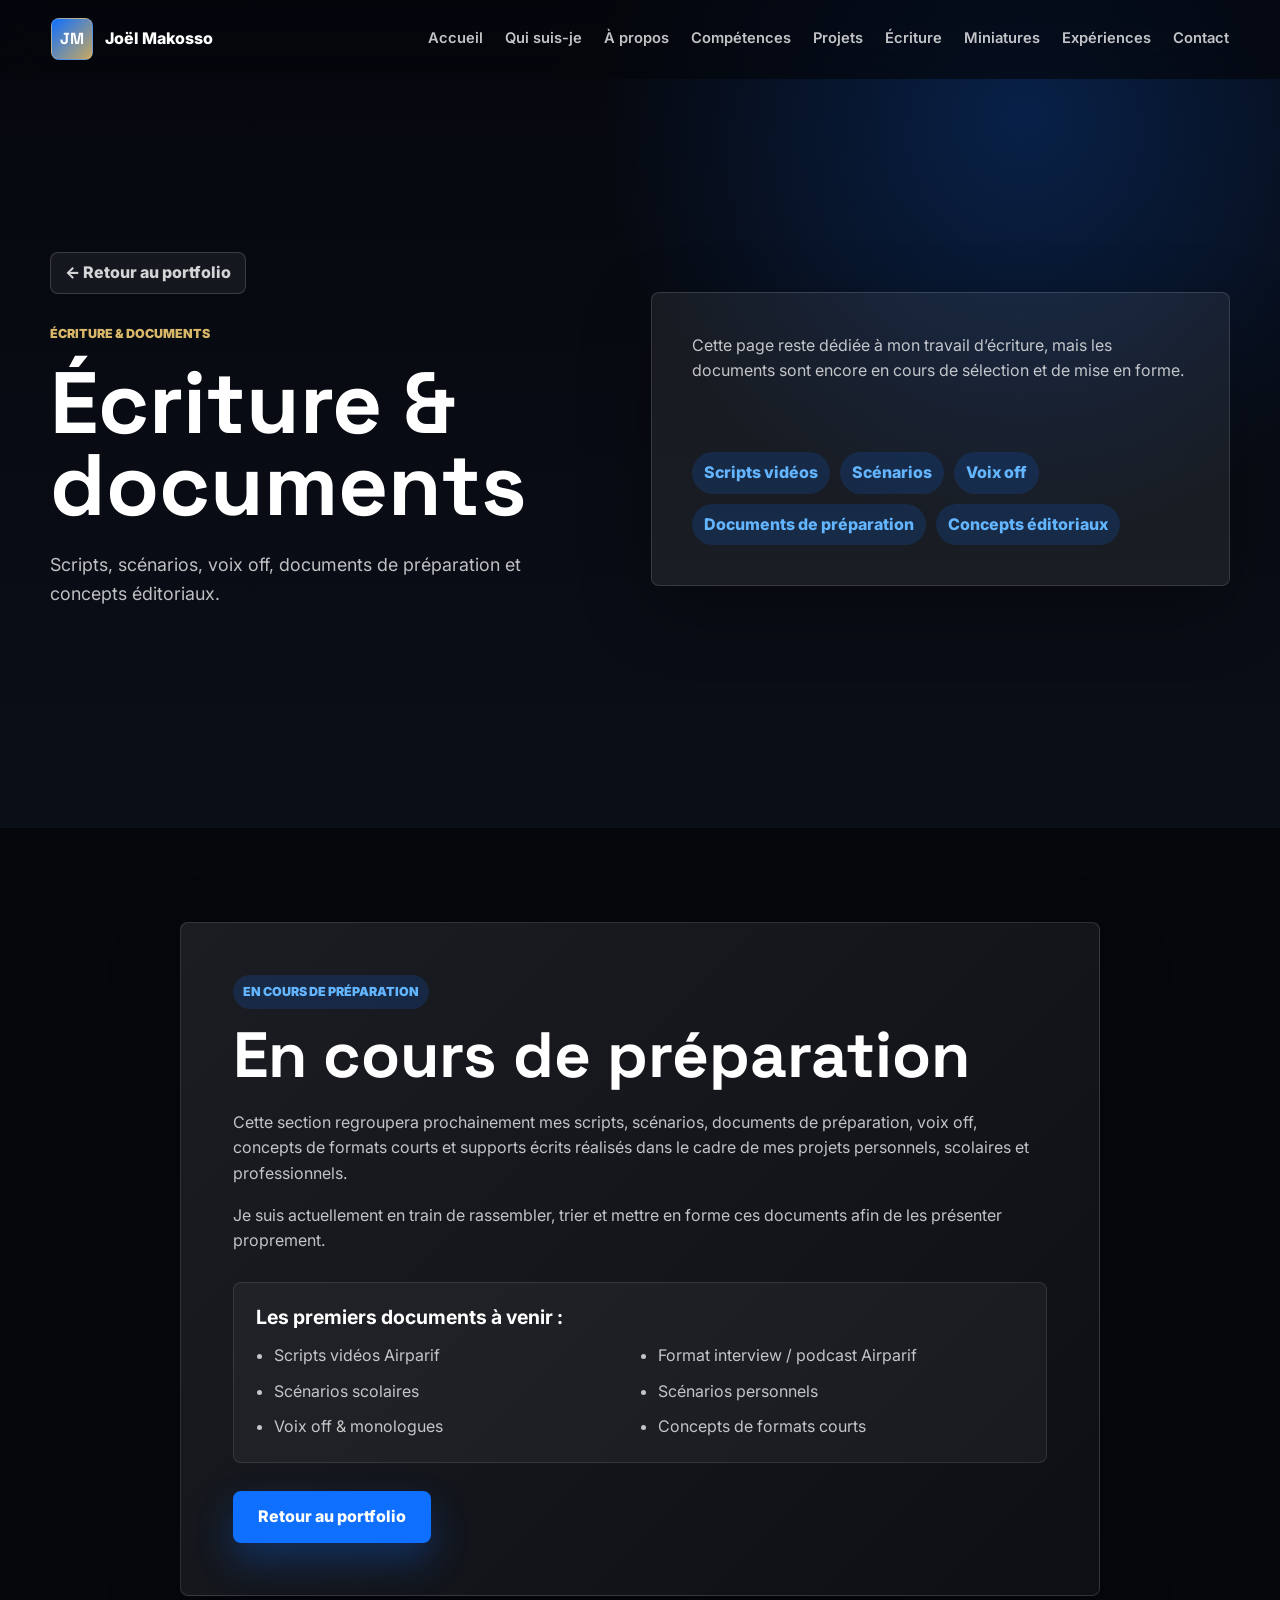
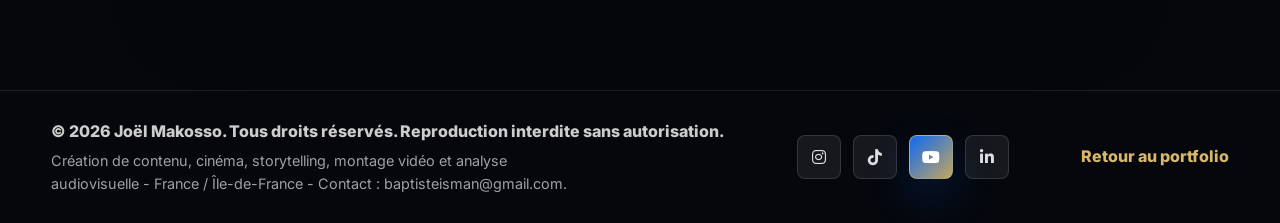
<file: writing.html>
<!DOCTYPE html>
<html lang="fr">
  <head>
    <meta charset="UTF-8" />
    <meta name="viewport" content="width=device-width, initial-scale=1.0" />
        <meta
      name="description"
      content="Scripts vidéo, scénarios, voix off, documents de préparation et concepts éditoriaux de Joël Makosso pour contenus audiovisuels, social media et storytelling."
    />
    <title>Écriture, scripts &amp; documents audiovisuels | Joël Makosso</title>
    <link rel="canonical" href="https://joel-portfolio-kou5.vercel.app/writing.html" />
    <meta name="robots" content="index, follow, max-image-preview:large, max-video-preview:-1, max-snippet:-1" />
    <meta name="theme-color" content="#05070d" />
    <meta property="og:locale" content="fr_FR" />
    <meta property="og:type" content="article" />
    <meta property="og:title" content="Écriture, scripts &amp; documents audiovisuels | Joël Makosso" />
    <meta property="og:description" content="Scripts vidéo, scénarios, voix off, documents de préparation et concepts éditoriaux de Joël Makosso pour contenus audiovisuels, social media et storytelling." />
    <meta property="og:url" content="https://joel-portfolio-kou5.vercel.app/writing.html" />
    <meta property="og:site_name" content="Portfolio Joël Makosso" />
    <meta property="og:image" content="https://joel-portfolio-kou5.vercel.app/assets/images/hero-studio.png" />
    <meta property="og:image:alt" content="Portfolio audiovisuel de Joël Makosso" />
    <meta name="twitter:card" content="summary_large_image" />
    <meta name="twitter:title" content="Écriture, scripts &amp; documents audiovisuels | Joël Makosso" />
    <meta name="twitter:description" content="Scripts vidéo, scénarios, voix off, documents de préparation et concepts éditoriaux de Joël Makosso pour contenus audiovisuels, social media et storytelling." />
    <meta name="twitter:image" content="https://joel-portfolio-kou5.vercel.app/assets/images/hero-studio.png" />
    <link rel="apple-touch-icon" href="assets/images/favicon.png" />
<link rel="preconnect" href="https://fonts.googleapis.com" />
    <link rel="preconnect" href="https://fonts.gstatic.com" crossorigin />
    <link
      href="https://fonts.googleapis.com/css2?family=Inter:wght@400;500;600;700;800;900&family=Space+Grotesk:wght@600;700&display=swap"
      rel="stylesheet"
    />
    <link
      rel="stylesheet"
      href="https://cdnjs.cloudflare.com/ajax/libs/font-awesome/6.5.1/css/all.min.css"
    />
    <link rel="icon" type="image/png" href="assets/images/favicon.png" />
    <link rel="stylesheet" href="style.css" />
    <script type="application/ld+json">
{
  "@context": "https://schema.org",
  "@graph": [
    {
      "@type": "Person",
      "@id": "https://joel-portfolio-kou5.vercel.app/#person",
      "name": "Joël Makosso",
      "url": "https://joel-portfolio-kou5.vercel.app",
      "image": "https://joel-portfolio-kou5.vercel.app/assets/images/favicon.png",
      "jobTitle": "Monteur vidéo, créateur de contenu et storyteller audiovisuel",
      "description": "Créateur de contenu audiovisuel spécialisé en montage vidéo, formats courts, storytelling, motion design et contenus social media.",
      "address": {
        "@type": "PostalAddress",
        "addressCountry": "FR",
        "addressRegion": "Île-de-France"
      },
      "email": "mailto:baptisteisman@gmail.com",
      "sameAs": [
        "https://www.instagram.com/joel.actingss",
        "https://www.tiktok.com/@joelactings",
        "https://youtube.com/@joel_actings?si=pTr36Lul8sRxcOHI",
        "https://www.linkedin.com/in/jo%C3%ABl-gis-makosso-3a0509335"
      ]
    },
    {
      "@type": "CreativeWork",
      "@id": "https://joel-portfolio-kou5.vercel.app/writing.html#creativework",
      "name": "Écriture, scripts & documents audiovisuels | Joël Makosso",
      "url": "https://joel-portfolio-kou5.vercel.app/writing.html",
      "inLanguage": "fr-FR",
      "creator": {
        "@id": "https://joel-portfolio-kou5.vercel.app/#person"
      },
      "publisher": {
        "@id": "https://joel-portfolio-kou5.vercel.app/#person"
      },
      "description": "Scripts vidéo, scénarios, voix off, documents de préparation et concepts éditoriaux de Joël Makosso pour contenus audiovisuels, social media et storytelling.",
      "image": "https://joel-portfolio-kou5.vercel.app/assets/images/hero-studio.png"
    }
  ]
}
    </script>
  </head>
  <body>
    <header class="site-header" data-header>
      <a class="brand" href="index.html#accueil" aria-label="Retour à l'accueil">
        <span class="brand-mark">JM</span>
        <span>Joël Makosso</span>
      </a>
      <button class="nav-toggle" type="button" aria-label="Ouvrir le menu" aria-expanded="false" data-nav-toggle>
        <span></span>
        <span></span>
      </button>
      <nav class="site-nav" data-nav>
        <a href="index.html#accueil">Accueil</a>
        <a href="index.html#qui-suis-je">Qui suis-je</a>
        <a href="index.html#a-propos">À propos</a>
        <a href="index.html#competences">Compétences</a>
        <a href="index.html#projets">Projets</a>
        <a href="writing.html">Écriture</a>
        <a href="thumbnails.html">Miniatures</a>
        <a href="index.html#experiences">Expériences</a>
        <a href="index.html#contact">Contact</a>
      </nav>
    </header>

    <main class="case-page writing-page">
      <section class="case-hero section">
        <div class="container case-hero-grid">
          <div class="reveal">
            <a class="back-link" href="index.html#ecriture">← Retour au portfolio</a>
            <p class="eyebrow">Écriture & documents</p>
            <h1>Écriture & documents</h1>
            <p class="hero-text">
              Scripts, scénarios, voix off, documents de préparation et concepts éditoriaux.
            </p>
          </div>
          <div class="writing-hero-panel reveal">
            <p>
              Cette page reste dédiée à mon travail d’écriture, mais les documents sont encore en cours de sélection et
              de mise en forme.
            </p>
            <div class="case-badges">
              <span>Scripts vidéos</span>
              <span>Scénarios</span>
              <span>Voix off</span>
              <span>Documents de préparation</span>
              <span>Concepts éditoriaux</span>
            </div>
          </div>
        </div>
      </section>

      <section class="case-section docs-section writing-preparation-section">
        <div class="container">
          <div class="preparation-card reveal">
            <span class="project-tag">En cours de préparation</span>
            <h2>En cours de préparation</h2>
            <p>
              Cette section regroupera prochainement mes scripts, scénarios, documents de préparation, voix off,
              concepts de formats courts et supports écrits réalisés dans le cadre de mes projets personnels, scolaires
              et professionnels.
            </p>
            <p>
              Je suis actuellement en train de rassembler, trier et mettre en forme ces documents afin de les présenter
              proprement.
            </p>
            <div class="preparation-list">
              <h3>Les premiers documents à venir :</h3>
              <ul>
                <li>Scripts vidéos Airparif</li>
                <li>Format interview / podcast Airparif</li>
                <li>Scénarios scolaires</li>
                <li>Scénarios personnels</li>
                <li>Voix off & monologues</li>
                <li>Concepts de formats courts</li>
              </ul>
            </div>
            <a class="btn btn-primary" href="index.html#accueil">Retour au portfolio</a>
          </div>
        </div>
      </section>
    </main>

    <footer class="site-footer">
      <div>
        <p>© 2026 Joël Makosso. Tous droits réservés. Reproduction interdite sans autorisation.</p>
        <span>Création de contenu, cinéma, storytelling, montage vidéo et analyse audiovisuelle - France / Île-de-France - Contact : baptisteisman@gmail.com.</span>
      </div>
      <div class="footer-socials">
        <a href="https://www.instagram.com/joel.actingss" target="_blank" rel="noopener noreferrer" aria-label="Instagram">
          <i class="fa-brands fa-instagram"></i>
        </a>
        <a href="https://www.tiktok.com/@joelactings" target="_blank" rel="noopener noreferrer" aria-label="TikTok">
          <i class="fa-brands fa-tiktok"></i>
        </a>
        <a class="is-featured" href="https://youtube.com/@joel_actings?si=pTr36Lul8sRxcOHI" target="_blank" rel="noopener noreferrer" aria-label="YouTube">
          <i class="fa-brands fa-youtube"></i>
        </a>
        <a href="https://www.linkedin.com/in/jo%C3%ABl-gis-makosso-3a0509335" target="_blank" rel="noopener noreferrer" aria-label="LinkedIn">
          <i class="fa-brands fa-linkedin-in"></i>
        </a>
      </div>
      <a class="footer-top" href="index.html#accueil">Retour au portfolio</a>
    </footer>

    <script src="script.js"></script>
      <!-- Contenus protégés — © Joël Makosso. Reproduction interdite. -->
  </body>
</html>
</file>
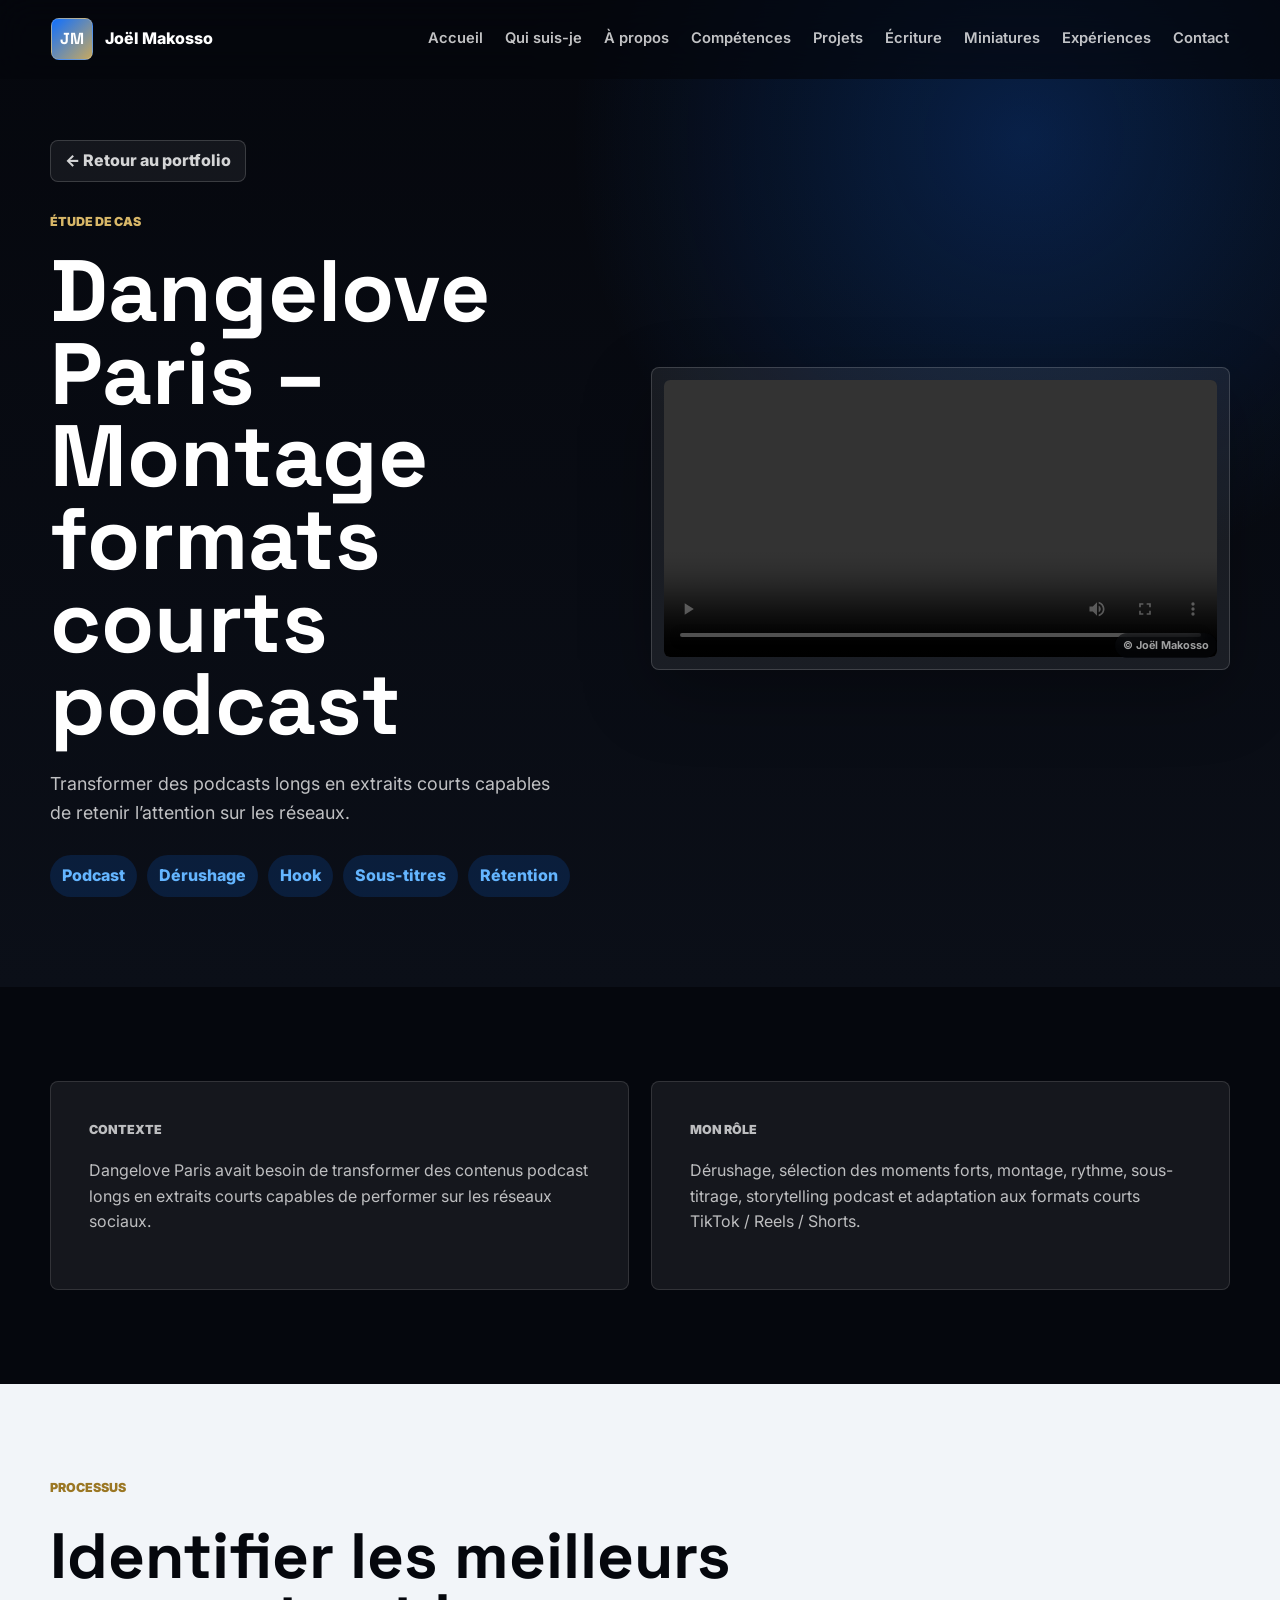
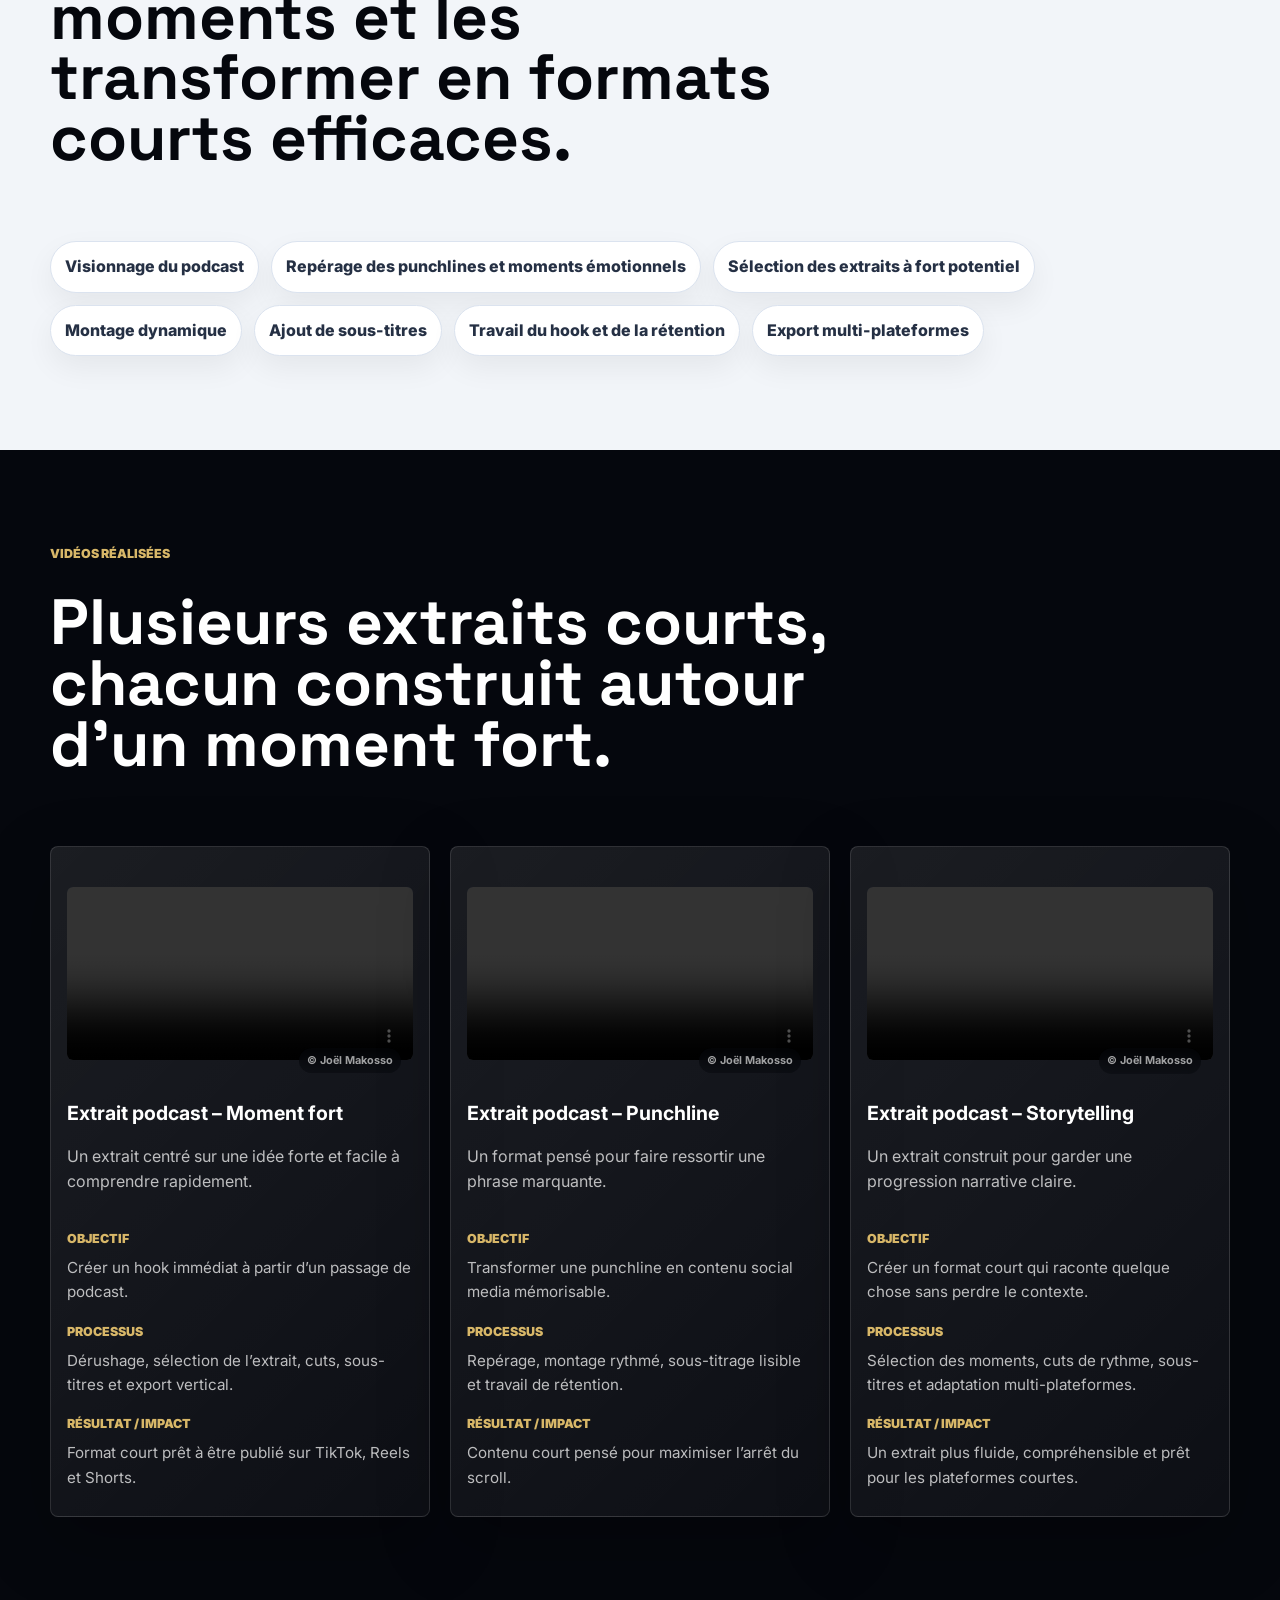
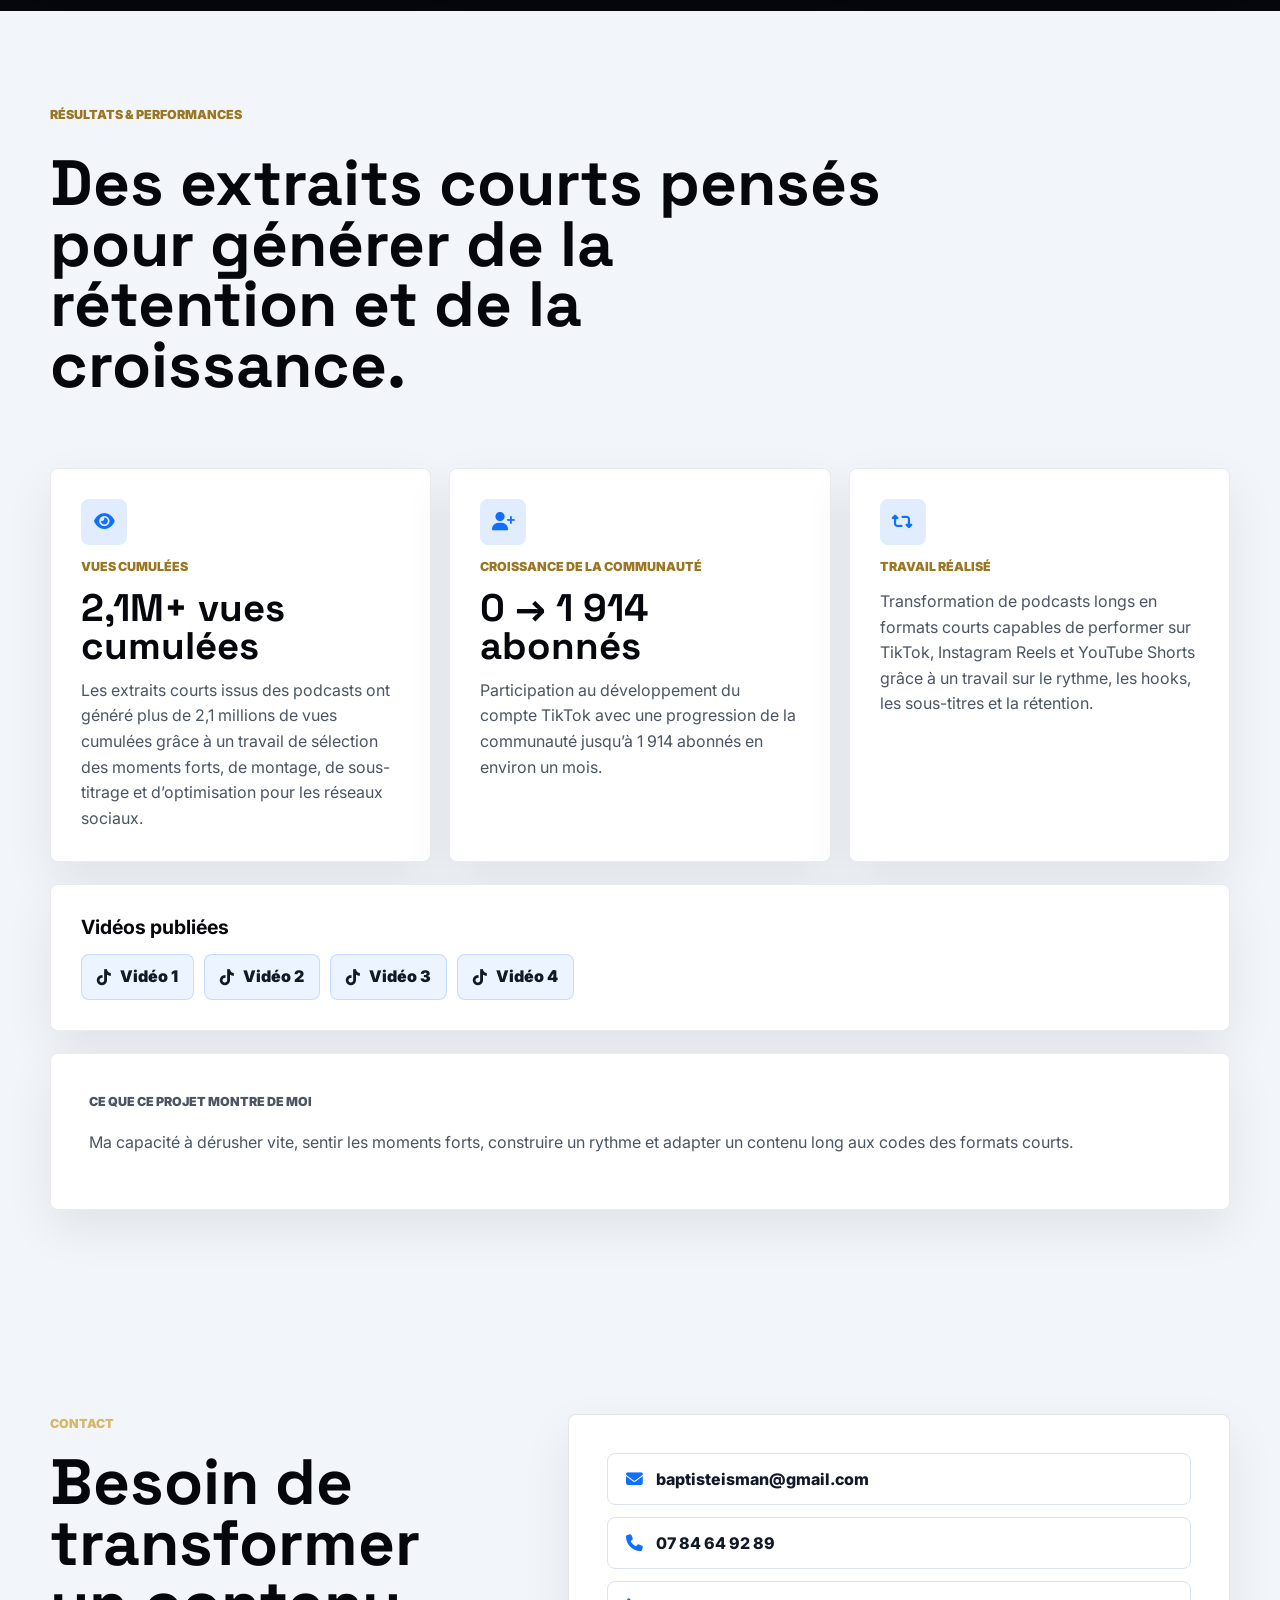
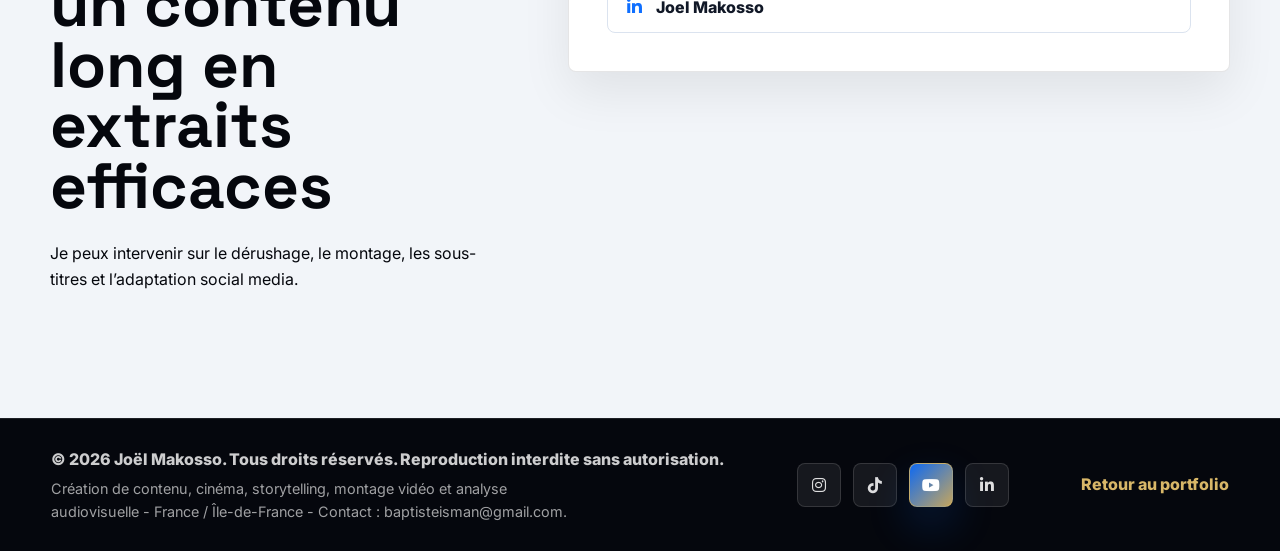
<file: projects/dangelove-paris.html>
<!DOCTYPE html>
<html lang="fr">
  <head>
    <meta charset="UTF-8" />
    <meta name="viewport" content="width=device-width, initial-scale=1.0" />
        <meta
      name="description"
      content="Étude de cas Dangelove Paris par Joël Makosso : transformation de podcasts en formats courts TikTok, Reels et Shorts, plus de 2,1M de vues et croissance de communauté."
    />
    <title>Dangelove Paris | Montage podcast en formats courts performants</title>
    <link rel="canonical" href="https://joel-portfolio-kou5.vercel.app/projects/dangelove-paris.html" />
    <meta name="robots" content="index, follow, max-image-preview:large, max-video-preview:-1, max-snippet:-1" />
    <meta name="theme-color" content="#05070d" />
    <meta property="og:locale" content="fr_FR" />
    <meta property="og:type" content="article" />
    <meta property="og:title" content="Dangelove Paris | Montage podcast en formats courts performants" />
    <meta property="og:description" content="Étude de cas Dangelove Paris par Joël Makosso : transformation de podcasts en formats courts TikTok, Reels et Shorts, plus de 2,1M de vues et croissance de communauté." />
    <meta property="og:url" content="https://joel-portfolio-kou5.vercel.app/projects/dangelove-paris.html" />
    <meta property="og:site_name" content="Portfolio Joël Makosso" />
    <meta property="og:image" content="https://joel-portfolio-kou5.vercel.app/assets/images/hero-studio.png" />
    <meta property="og:image:alt" content="Portfolio audiovisuel de Joël Makosso" />
    <meta name="twitter:card" content="summary_large_image" />
    <meta name="twitter:title" content="Dangelove Paris | Montage podcast en formats courts performants" />
    <meta name="twitter:description" content="Étude de cas Dangelove Paris par Joël Makosso : transformation de podcasts en formats courts TikTok, Reels et Shorts, plus de 2,1M de vues et croissance de communauté." />
    <meta name="twitter:image" content="https://joel-portfolio-kou5.vercel.app/assets/images/hero-studio.png" />
    <link rel="apple-touch-icon" href="../assets/images/favicon.png" />
<link rel="preconnect" href="https://fonts.googleapis.com" />
    <link rel="preconnect" href="https://fonts.gstatic.com" crossorigin />
    <link
      href="https://fonts.googleapis.com/css2?family=Inter:wght@400;500;600;700;800;900&family=Space+Grotesk:wght@600;700&display=swap"
      rel="stylesheet"
    />
    <link
      rel="stylesheet"
      href="https://cdnjs.cloudflare.com/ajax/libs/font-awesome/6.5.1/css/all.min.css"
    />
    <link rel="icon" type="image/png" href="../assets/images/favicon.png" />
    <link rel="stylesheet" href="../style.css" />
    <script type="application/ld+json">
{
  "@context": "https://schema.org",
  "@graph": [
    {
      "@type": "Person",
      "@id": "https://joel-portfolio-kou5.vercel.app/#person",
      "name": "Joël Makosso",
      "url": "https://joel-portfolio-kou5.vercel.app",
      "image": "https://joel-portfolio-kou5.vercel.app/assets/images/favicon.png",
      "jobTitle": "Monteur vidéo, créateur de contenu et storyteller audiovisuel",
      "description": "Créateur de contenu audiovisuel spécialisé en montage vidéo, formats courts, storytelling, motion design et contenus social media.",
      "address": {
        "@type": "PostalAddress",
        "addressCountry": "FR",
        "addressRegion": "Île-de-France"
      },
      "email": "mailto:baptisteisman@gmail.com",
      "sameAs": [
        "https://www.instagram.com/joel.actingss",
        "https://www.tiktok.com/@joelactings",
        "https://youtube.com/@joel_actings?si=pTr36Lul8sRxcOHI",
        "https://www.linkedin.com/in/jo%C3%ABl-gis-makosso-3a0509335"
      ]
    },
    {
      "@type": "CreativeWork",
      "@id": "https://joel-portfolio-kou5.vercel.app/projects/dangelove-paris.html#creativework",
      "name": "Dangelove Paris | Montage podcast en formats courts performants",
      "url": "https://joel-portfolio-kou5.vercel.app/projects/dangelove-paris.html",
      "inLanguage": "fr-FR",
      "creator": {
        "@id": "https://joel-portfolio-kou5.vercel.app/#person"
      },
      "publisher": {
        "@id": "https://joel-portfolio-kou5.vercel.app/#person"
      },
      "description": "Étude de cas Dangelove Paris par Joël Makosso : transformation de podcasts en formats courts TikTok, Reels et Shorts, plus de 2,1M de vues et croissance de communauté.",
      "image": "https://joel-portfolio-kou5.vercel.app/assets/images/hero-studio.png"
    },
    {
      "@type": "VideoObject",
      "@id": "https://joel-portfolio-kou5.vercel.app/projects/dangelove-paris.html#video-1",
      "name": "Dangelove Paris | Montage podcast en formats courts performants - vidéo 1",
      "description": "Étude de cas Dangelove Paris par Joël Makosso : transformation de podcasts en formats courts TikTok, Reels et Shorts, plus de 2,1M de vues et croissance de communauté.",
      "thumbnailUrl": [
        "https://joel-portfolio-kou5.vercel.app/assets/images/hero-studio.png"
      ],
      "contentUrl": "https://joel-portfolio-kou5.vercel.app/assets/videos_web/dangelove-01.mp4",
      "uploadDate": "2026-06-28",
      "inLanguage": "fr-FR",
      "creator": {
        "@id": "https://joel-portfolio-kou5.vercel.app/#person"
      }
    },
    {
      "@type": "VideoObject",
      "@id": "https://joel-portfolio-kou5.vercel.app/projects/dangelove-paris.html#video-2",
      "name": "Dangelove Paris | Montage podcast en formats courts performants - vidéo 2",
      "description": "Étude de cas Dangelove Paris par Joël Makosso : transformation de podcasts en formats courts TikTok, Reels et Shorts, plus de 2,1M de vues et croissance de communauté.",
      "thumbnailUrl": [
        "https://joel-portfolio-kou5.vercel.app/assets/images/hero-studio.png"
      ],
      "contentUrl": "https://joel-portfolio-kou5.vercel.app/assets/videos_web/dangelove-01.mp4",
      "uploadDate": "2026-06-28",
      "inLanguage": "fr-FR",
      "creator": {
        "@id": "https://joel-portfolio-kou5.vercel.app/#person"
      }
    },
    {
      "@type": "VideoObject",
      "@id": "https://joel-portfolio-kou5.vercel.app/projects/dangelove-paris.html#video-3",
      "name": "Dangelove Paris | Montage podcast en formats courts performants - vidéo 3",
      "description": "Étude de cas Dangelove Paris par Joël Makosso : transformation de podcasts en formats courts TikTok, Reels et Shorts, plus de 2,1M de vues et croissance de communauté.",
      "thumbnailUrl": [
        "https://joel-portfolio-kou5.vercel.app/assets/images/hero-studio.png"
      ],
      "contentUrl": "https://joel-portfolio-kou5.vercel.app/assets/videos_web/dangelove-02.mp4",
      "uploadDate": "2026-06-28",
      "inLanguage": "fr-FR",
      "creator": {
        "@id": "https://joel-portfolio-kou5.vercel.app/#person"
      }
    },
    {
      "@type": "VideoObject",
      "@id": "https://joel-portfolio-kou5.vercel.app/projects/dangelove-paris.html#video-4",
      "name": "Dangelove Paris | Montage podcast en formats courts performants - vidéo 4",
      "description": "Étude de cas Dangelove Paris par Joël Makosso : transformation de podcasts en formats courts TikTok, Reels et Shorts, plus de 2,1M de vues et croissance de communauté.",
      "thumbnailUrl": [
        "https://joel-portfolio-kou5.vercel.app/assets/images/hero-studio.png"
      ],
      "contentUrl": "https://joel-portfolio-kou5.vercel.app/assets/videos_web/dangelove-03.mp4",
      "uploadDate": "2026-06-28",
      "inLanguage": "fr-FR",
      "creator": {
        "@id": "https://joel-portfolio-kou5.vercel.app/#person"
      }
    }
  ]
}
    </script>
  </head>
  <body>
    <header class="site-header" data-header>
      <a class="brand" href="../index.html#accueil" aria-label="Retour à l'accueil">
        <span class="brand-mark">JM</span>
        <span>Joël Makosso</span>
      </a>
      <button class="nav-toggle" type="button" aria-label="Ouvrir le menu" aria-expanded="false" data-nav-toggle>
        <span></span>
        <span></span>
      </button>
      <nav class="site-nav" data-nav>
        <a href="../index.html#accueil">Accueil</a>
        <a href="../index.html#qui-suis-je">Qui suis-je</a>
        <a href="../index.html#a-propos">À propos</a>
        <a href="../index.html#competences">Compétences</a>
        <a href="../index.html#projets">Projets</a>
        <a href="../writing.html">Écriture</a>
        <a href="../thumbnails.html">Miniatures</a>
        <a href="../index.html#experiences">Expériences</a>
        <a href="../index.html#contact">Contact</a>
      </nav>
    </header>

    <main class="case-page">
      <section class="case-hero section">
        <div class="container case-hero-grid">
          <div class="reveal">
            <a class="back-link" href="../index.html#projets">← Retour au portfolio</a>
            <p class="eyebrow">Étude de cas</p>
            <h1>Dangelove Paris – Montage formats courts podcast</h1>
            <p class="hero-text">
              Transformer des podcasts longs en extraits courts capables de retenir l’attention sur les réseaux.
            </p>
            <div class="case-badges">
              <span>Podcast</span>
              <span>Dérushage</span>
              <span>Hook</span>
              <span>Sous-titres</span>
              <span>Rétention</span>
            </div>
          </div>
          <div class="case-hero-media reveal">
            <!-- MODIFIER LA VIDEO HERO : remplacez ce chemin par votre vidéo principale. -->
            <video playsinline controls preload="metadata" controlsList="nodownload" disablePictureInPicture oncontextmenu="return false" draggable="false">
              <source src="../assets/videos_web/dangelove-01.mp4" type="video/mp4" />
              Votre navigateur ne peut pas lire cette vidéo.
            </video>
            <div class="video-placeholder">Chargement de la vidéo</div>
          </div>
        </div>
      </section>

      <section class="case-section">
        <div class="container case-two-columns">
          <article class="case-panel reveal">
            <p class="eyebrow">Contexte</p>
            <p>
              Dangelove Paris avait besoin de transformer des contenus podcast longs en extraits courts capables de
              performer sur les réseaux sociaux.
            </p>
          </article>
          <article class="case-panel reveal">
            <p class="eyebrow">Mon rôle</p>
            <p>
              Dérushage, sélection des moments forts, montage, rythme, sous-titrage, storytelling podcast et adaptation
              aux formats courts TikTok / Reels / Shorts.
            </p>
          </article>
        </div>
      </section>

      <section class="case-section case-section-light">
        <div class="container">
          <div class="section-heading reveal">
            <p class="eyebrow">Processus</p>
            <h2>Identifier les meilleurs moments et les transformer en formats courts efficaces.</h2>
          </div>
          <div class="process-grid">
            <span>Visionnage du podcast</span>
            <span>Repérage des punchlines et moments émotionnels</span>
            <span>Sélection des extraits à fort potentiel</span>
            <span>Montage dynamique</span>
            <span>Ajout de sous-titres</span>
            <span>Travail du hook et de la rétention</span>
            <span>Export multi-plateformes</span>
          </div>
        </div>
      </section>

      <section class="case-section">
        <div class="container">
          <div class="section-heading reveal">
            <p class="eyebrow">Vidéos réalisées</p>
            <h2>Plusieurs extraits courts, chacun construit autour d’un moment fort.</h2>
          </div>
          <div class="case-video-grid">
            <article class="case-video-card reveal">
              <div class="case-video-media">
                <!-- MODIFIER LA VIDEO : ajoutez votre fichier dans assets/videos. -->
                <video playsinline controls preload="metadata" controlsList="nodownload" disablePictureInPicture oncontextmenu="return false" draggable="false">
                  <source src="../assets/videos_web/dangelove-01.mp4" type="video/mp4" />
                  Votre navigateur ne peut pas lire cette vidéo.
                </video>
                <div class="video-placeholder">Chargement de la vidéo</div>
              </div>
              <h3>Extrait podcast – Moment fort</h3>
              <p>Un extrait centré sur une idée forte et facile à comprendre rapidement.</p>
              <dl class="video-details">
                <dt>Objectif</dt>
                <dd>Créer un hook immédiat à partir d’un passage de podcast.</dd>
                <dt>Processus</dt>
                <dd>Dérushage, sélection de l’extrait, cuts, sous-titres et export vertical.</dd>
                <dt>Résultat / impact</dt>
                <dd>Format court prêt à être publié sur TikTok, Reels et Shorts.</dd>
              </dl>
            </article>
            <article class="case-video-card reveal">
              <div class="case-video-media">
                <video playsinline controls preload="metadata" controlsList="nodownload" disablePictureInPicture oncontextmenu="return false" draggable="false">
                  <source src="../assets/videos_web/dangelove-02.mp4" type="video/mp4" />
                  Votre navigateur ne peut pas lire cette vidéo.
                </video>
                <div class="video-placeholder">Chargement de la vidéo</div>
              </div>
              <h3>Extrait podcast – Punchline</h3>
              <p>Un format pensé pour faire ressortir une phrase marquante.</p>
              <dl class="video-details">
                <dt>Objectif</dt>
                <dd>Transformer une punchline en contenu social media mémorisable.</dd>
                <dt>Processus</dt>
                <dd>Repérage, montage rythmé, sous-titrage lisible et travail de rétention.</dd>
                <dt>Résultat / impact</dt>
                <dd>Contenu court pensé pour maximiser l’arrêt du scroll.</dd>
              </dl>
            </article>
            <article class="case-video-card reveal">
              <div class="case-video-media">
                <video playsinline controls preload="metadata" controlsList="nodownload" disablePictureInPicture oncontextmenu="return false" draggable="false">
                  <source src="../assets/videos_web/dangelove-03.mp4" type="video/mp4" />
                  Votre navigateur ne peut pas lire cette vidéo.
                </video>
                <div class="video-placeholder">Chargement de la vidéo</div>
              </div>
              <h3>Extrait podcast – Storytelling</h3>
              <p>Un extrait construit pour garder une progression narrative claire.</p>
              <dl class="video-details">
                <dt>Objectif</dt>
                <dd>Créer un format court qui raconte quelque chose sans perdre le contexte.</dd>
                <dt>Processus</dt>
                <dd>Sélection des moments, cuts de rythme, sous-titres et adaptation multi-plateformes.</dd>
                <dt>Résultat / impact</dt>
                <dd>Un extrait plus fluide, compréhensible et prêt pour les plateformes courtes.</dd>
              </dl>
            </article>
          </div>
        </div>
      </section>

      <section class="case-section case-section-light">
        <div class="container">
          <div class="section-heading reveal">
            <p class="eyebrow">Résultats & performances</p>
            <h2>Des extraits courts pensés pour générer de la rétention et de la croissance.</h2>
          </div>

          <!-- MODIFIER LES PERFORMANCES : chiffres, descriptions et liens TikTok. -->
          <div class="performance-grid">
            <article class="performance-card reveal">
              <i class="fa-solid fa-eye"></i>
              <span>Vues cumulées</span>
              <strong>2,1M+ vues cumulées</strong>
              <p>
                Les extraits courts issus des podcasts ont généré plus de 2,1 millions de vues cumulées grâce à un
                travail de sélection des moments forts, de montage, de sous-titrage et d’optimisation pour les réseaux
                sociaux.
              </p>
            </article>
            <article class="performance-card reveal">
              <i class="fa-solid fa-user-plus"></i>
              <span>Croissance de la communauté</span>
              <strong>0 → 1 914 abonnés</strong>
              <p>
                Participation au développement du compte TikTok avec une progression de la communauté jusqu’à 1 914
                abonnés en environ un mois.
              </p>
            </article>
            <article class="performance-card reveal">
              <i class="fa-solid fa-retweet"></i>
              <span>Travail réalisé</span>
              <p>
                Transformation de podcasts longs en formats courts capables de performer sur TikTok, Instagram Reels et
                YouTube Shorts grâce à un travail sur le rythme, les hooks, les sous-titres et la rétention.
              </p>
            </article>
          </div>

          <div class="published-links reveal">
            <h3>Vidéos publiées</h3>
            <div>
              <a href="https://vm.tiktok.com/ZNRT19G3E/" target="_blank" rel="noopener noreferrer">
                <i class="fa-brands fa-tiktok"></i>Vidéo 1
              </a>
              <a href="https://vm.tiktok.com/ZNRT1GJ9h/" target="_blank" rel="noopener noreferrer">
                <i class="fa-brands fa-tiktok"></i>Vidéo 2
              </a>
              <a href="https://vm.tiktok.com/ZNRT17uSF/" target="_blank" rel="noopener noreferrer">
                <i class="fa-brands fa-tiktok"></i>Vidéo 3
              </a>
              <a href="https://vm.tiktok.com/ZNRT1XQ4B/" target="_blank" rel="noopener noreferrer">
                <i class="fa-brands fa-tiktok"></i>Vidéo 4
              </a>
            </div>
          </div>

          <article class="case-panel performance-note reveal">
            <p class="eyebrow">Ce que ce projet montre de moi</p>
            <p>
              Ma capacité à dérusher vite, sentir les moments forts, construire un rythme et adapter un contenu long aux
              codes des formats courts.
            </p>
          </article>
        </div>
      </section>

      <section class="case-contact section">
        <div class="container contact-grid">
          <div class="reveal">
            <p class="eyebrow">Contact</p>
            <h2>Besoin de transformer un contenu long en extraits efficaces </h2>
            <p>Je peux intervenir sur le dérushage, le montage, les sous-titres et l’adaptation social media.</p>
          </div>
          <address class="contact-card reveal">
            <!-- MODIFIER LES LIENS : email, téléphone, réseaux. -->
            <a href="mailto:baptisteisman@gmail.com"><i class="fa-solid fa-envelope"></i>baptisteisman@gmail.com</a>
            <a href="tel:+33784649289"><i class="fa-solid fa-phone"></i>07 84 64 92 89</a>
            <a href="https://www.linkedin.com/in/jo%C3%ABl-gis-makosso-3a0509335" target="_blank" rel="noopener noreferrer">
              <i class="fa-brands fa-linkedin-in"></i>Joel Makosso
            </a>
          </address>
        </div>
      </section>
    </main>

    <footer class="site-footer">
      <div>
        <p>© 2026 Joël Makosso. Tous droits réservés. Reproduction interdite sans autorisation.</p>
        <span>Création de contenu, cinéma, storytelling, montage vidéo et analyse audiovisuelle - France / Île-de-France - Contact : baptisteisman@gmail.com.</span>
      </div>
      <!-- MODIFIER LES RESEAUX FOOTER : remplacez les href ci-dessous par vos liens sociaux. -->
      <div class="footer-socials">
        <a href="https://www.instagram.com/joel.actingss" target="_blank" rel="noopener noreferrer" aria-label="Instagram">
          <i class="fa-brands fa-instagram"></i>
        </a>
        <a href="https://www.tiktok.com/@joelactings" target="_blank" rel="noopener noreferrer" aria-label="TikTok">
          <i class="fa-brands fa-tiktok"></i>
        </a>
        <a class="is-featured" href="https://youtube.com/@joel_actings?si=pTr36Lul8sRxcOHI" target="_blank" rel="noopener noreferrer" aria-label="YouTube">
          <i class="fa-brands fa-youtube"></i>
        </a>
        <a href="https://www.linkedin.com/in/jo%C3%ABl-gis-makosso-3a0509335" target="_blank" rel="noopener noreferrer" aria-label="LinkedIn">
          <i class="fa-brands fa-linkedin-in"></i>
        </a>
      </div>
      <a class="footer-top" href="../index.html#accueil">Retour au portfolio</a>
    </footer>

    <script src="../script.js"></script>
      <!-- Contenus protégés — © Joël Makosso. Reproduction interdite. -->
  </body>
</html>
</file>
<file: style.css>
/* MODIFIER LES COULEURS : ajustez les variables ci-dessous pour changer toute la palette. */
:root {
  --blue: #0f6fff;
  --blue-soft: #64b5ff;
  --black: #05070d;
  --black-2: #0b0f18;
  --white: #ffffff;
  --gray: #f2f5f9;
  --muted: #9aa6b8;
  --gold: #d8b768;
  --line: rgba(255, 255, 255, 0.14);
  --shadow: 0 24px 70px rgba(0, 0, 0, 0.28);
  --radius: 8px;
  --max: 1180px;
}

* {
  box-sizing: border-box;
}

html {
  scroll-behavior: smooth;
}

body {
  margin: 0;
  background: var(--black);
  color: var(--white);
  font-family: "Inter", Arial, sans-serif;
  line-height: 1.6;
  overflow-x: hidden;
}

body.nav-open {
  overflow: hidden;
}

img,
video {
  display: block;
  max-width: 100%;
}

a {
  color: inherit;
  text-decoration: none;
}

.container {
  width: min(calc(100% - 40px), var(--max));
  margin: 0 auto;
}

.section {
  position: relative;
  padding: 110px 0;
}

.site-header {
  position: fixed;
  top: 0;
  left: 0;
  z-index: 50;
  display: flex;
  align-items: center;
  justify-content: space-between;
  width: 100%;
  padding: 18px clamp(20px, 4vw, 56px);
  background: rgba(5, 7, 13, 0.68);
  border-bottom: 1px solid transparent;
  backdrop-filter: blur(18px);
  transition: border-color 0.25s ease, background 0.25s ease, padding 0.25s ease;
}

.site-header.is-scrolled {
  padding-block: 12px;
  background: rgba(5, 7, 13, 0.9);
  border-color: rgba(255, 255, 255, 0.1);
}

.brand,
.site-nav {
  display: flex;
  align-items: center;
}

.brand {
  gap: 12px;
  font-weight: 800;
  letter-spacing: 0;
}

.brand-mark {
  display: grid;
  width: 42px;
  height: 42px;
  place-items: center;
  border: 1px solid rgba(255, 255, 255, 0.18);
  border-radius: 8px;
  background: linear-gradient(135deg, var(--blue), rgba(216, 183, 104, 0.92));
  font-family: "Space Grotesk", sans-serif;
}

.site-nav {
  gap: 22px;
  color: rgba(255, 255, 255, 0.76);
  font-size: 0.92rem;
  font-weight: 600;
}

.site-nav a {
  position: relative;
  padding: 6px 0;
  transition: color 0.2s ease;
}

.site-nav a::after {
  position: absolute;
  right: 0;
  bottom: 0;
  left: 0;
  height: 2px;
  content: "";
  background: var(--gold);
  transform: scaleX(0);
  transform-origin: right;
  transition: transform 0.24s ease;
}

.site-nav a:hover,
.site-nav a.is-active {
  color: var(--white);
}

.site-nav a:hover::after,
.site-nav a.is-active::after {
  transform: scaleX(1);
  transform-origin: left;
}

.nav-toggle {
  display: none;
  width: 44px;
  height: 44px;
  padding: 0;
  border: 1px solid rgba(255, 255, 255, 0.2);
  border-radius: 8px;
  background: rgba(255, 255, 255, 0.06);
  cursor: pointer;
}

.nav-toggle span {
  display: block;
  width: 18px;
  height: 2px;
  margin: 5px auto;
  background: var(--white);
  transition: transform 0.2s ease, opacity 0.2s ease;
}

.nav-open .nav-toggle span:first-child {
  transform: translateY(3.5px) rotate(45deg);
}

.nav-open .nav-toggle span:last-child {
  transform: translateY(-3.5px) rotate(-45deg);
}

.hero {
  min-height: 100vh;
  display: grid;
  align-items: center;
  padding-top: 130px;
  padding-bottom: 72px;
  overflow: hidden;
}

.hero-bg,
.hero-overlay {
  position: absolute;
  inset: 0;
}

.hero-bg img {
  width: 100%;
  height: 100%;
  object-fit: cover;
  opacity: 0.55;
}

.hero-overlay {
  background:
    radial-gradient(circle at 72% 26%, rgba(15, 111, 255, 0.36), transparent 32%),
    linear-gradient(90deg, rgba(5, 7, 13, 0.96), rgba(5, 7, 13, 0.78) 45%, rgba(5, 7, 13, 0.4)),
    linear-gradient(180deg, rgba(5, 7, 13, 0.28), var(--black));
}

.hero-grid {
  position: relative;
  z-index: 1;
  display: grid;
  grid-template-columns: minmax(0, 1.05fr) minmax(330px, 0.72fr);
  gap: clamp(34px, 6vw, 82px);
  align-items: center;
}

.eyebrow {
  margin: 0 0 18px;
  color: var(--gold);
  font-size: 0.78rem;
  font-weight: 900;
  letter-spacing: 0;
  text-transform: uppercase;
}

h1,
h2,
h3,
p {
  margin-top: 0;
}

h1,
h2 {
  font-family: "Space Grotesk", "Inter", sans-serif;
  line-height: 0.95;
  letter-spacing: 0;
}

h1 {
  max-width: 880px;
  margin-bottom: 24px;
  font-size: clamp(4rem, 9vw, 8.8rem);
}

h2 {
  max-width: 850px;
  margin-bottom: 24px;
  font-size: clamp(2.25rem, 5vw, 5rem);
}

h3 {
  margin-bottom: 14px;
  font-size: 1.22rem;
  line-height: 1.25;
}

.hero-role {
  max-width: 700px;
  margin-bottom: 18px;
  color: rgba(255, 255, 255, 0.9);
  font-size: clamp(1.08rem, 2vw, 1.45rem);
  font-weight: 700;
}

.hero-text,
.lead,
.about-panel p,
.contact p {
  color: rgba(255, 255, 255, 0.74);
  font-size: clamp(1rem, 1.4vw, 1.15rem);
}

.hero-text {
  max-width: 650px;
}

.hero-actions {
  display: flex;
  flex-wrap: wrap;
  gap: 14px;
  margin-top: 34px;
}

.btn {
  display: inline-flex;
  align-items: center;
  justify-content: center;
  min-height: 52px;
  padding: 0 24px;
  border: 1px solid transparent;
  border-radius: 8px;
  font-weight: 800;
  transition: transform 0.2s ease, border-color 0.2s ease, background 0.2s ease;
}

.btn:hover {
  transform: translateY(-2px);
}

.btn-primary {
  background: var(--blue);
  box-shadow: 0 18px 36px rgba(15, 111, 255, 0.28);
}

.btn-secondary {
  border-color: rgba(255, 255, 255, 0.22);
  background: rgba(255, 255, 255, 0.06);
}

.project-link {
  width: fit-content;
  min-height: 46px;
  margin-top: 24px;
  padding-inline: 18px;
  background: rgba(15, 111, 255, 0.14);
  border-color: rgba(100, 181, 255, 0.28);
  color: var(--white);
}

.project-link:hover {
  border-color: var(--blue-soft);
  background: rgba(15, 111, 255, 0.24);
}

.media-shell {
  position: relative;
  padding: 12px;
  border: 1px solid rgba(255, 255, 255, 0.18);
  border-radius: var(--radius);
  background: rgba(255, 255, 255, 0.08);
  box-shadow: var(--shadow);
  backdrop-filter: blur(16px);
}

.media-label {
  display: inline-flex;
  gap: 8px;
  align-items: center;
  margin-bottom: 12px;
  color: rgba(255, 255, 255, 0.72);
  font-size: 0.82rem;
  font-weight: 800;
}

.media-label span {
  width: 8px;
  height: 8px;
  border-radius: 50%;
  background: #ff4056;
  box-shadow: 0 0 0 5px rgba(255, 64, 86, 0.12);
}

.media-shell video,
.project-media video {
  width: 100%;
  height: auto;
  border-radius: 6px;
  background: #111827;
  object-fit: contain;
}

.showreel-note {
  margin: 14px 0 0;
  color: rgba(255, 255, 255, 0.66);
  font-size: 0.94rem;
  line-height: 1.55;
}

.media-shell.video-portrait video,
.project-media.video-portrait video,
.case-hero-media.video-portrait video,
.case-video-media.video-portrait video {
  width: min(100%, 380px);
  margin-inline: auto;
}

.media-shell.video-square video,
.project-media.video-square video,
.case-hero-media.video-square video,
.case-video-media.video-square video {
  width: min(100%, 560px);
  margin-inline: auto;
}

.media-shell.video-landscape video,
.project-media.video-landscape video,
.case-hero-media.video-landscape video,
.case-video-media.video-landscape video {
  width: 100%;
}

.split,
.about-grid,
.contact-grid {
  display: grid;
  grid-template-columns: 0.8fr 1.2fr;
  gap: clamp(28px, 6vw, 86px);
  align-items: start;
}

.intro,
.skills,
.experience {
  background: var(--gray);
  color: var(--black);
}

.intro .eyebrow,
.skills .eyebrow,
.experience .eyebrow {
  color: #9b7724;
}

.lead {
  margin: 0;
  color: #4b5563;
  font-size: clamp(1.1rem, 2vw, 1.45rem);
}

.impact-strip {
  padding: 0 0 96px;
  background: var(--gray);
  color: var(--black);
}

.impact-grid {
  display: grid;
  grid-template-columns: repeat(4, minmax(0, 1fr));
  gap: 16px;
}

.impact-card {
  min-height: 170px;
  padding: 24px;
  border: 1px solid rgba(5, 7, 13, 0.08);
  border-radius: var(--radius);
  background: var(--white);
  box-shadow: 0 18px 48px rgba(5, 7, 13, 0.08);
}

.impact-card strong {
  display: block;
  color: var(--blue);
  font-family: "Space Grotesk", "Inter", sans-serif;
  font-size: clamp(2.05rem, 4vw, 3.6rem);
  line-height: 1;
}

.impact-card span {
  display: block;
  margin-top: 14px;
  color: #4b5563;
  font-weight: 800;
}

.about {
  background:
    linear-gradient(135deg, rgba(15, 111, 255, 0.2), transparent 34%),
    var(--black-2);
}

.about-panel {
  padding: clamp(28px, 4vw, 48px);
  border: 1px solid rgba(255, 255, 255, 0.12);
  border-radius: var(--radius);
  background: rgba(255, 255, 255, 0.055);
}

.stats {
  display: grid;
  gap: 16px;
}

.stats div,
.skill-card,
.timeline-item,
.method-step,
.contact-card {
  border-radius: var(--radius);
}

.stats div {
  padding: 28px;
  border: 1px solid rgba(255, 255, 255, 0.12);
  background: rgba(255, 255, 255, 0.07);
}

.stats strong {
  display: block;
  color: var(--gold);
  font-size: clamp(2.4rem, 5vw, 4.2rem);
  line-height: 1;
}

.stats span {
  display: block;
  margin-top: 10px;
  color: rgba(255, 255, 255, 0.72);
  font-weight: 700;
}

.section-heading {
  display: grid;
  gap: 10px;
  margin-bottom: 48px;
}

.card-grid {
  display: grid;
  grid-template-columns: repeat(4, minmax(0, 1fr));
  gap: 18px;
}

.skill-card {
  min-height: 100%;
  padding: 28px;
  background: var(--white);
  border: 1px solid rgba(5, 7, 13, 0.08);
  box-shadow: 0 20px 50px rgba(5, 7, 13, 0.08);
  transition: transform 0.22s ease, box-shadow 0.22s ease;
}

.skill-card:hover {
  transform: translateY(-6px);
  box-shadow: 0 28px 70px rgba(15, 111, 255, 0.14);
}

.skill-card h3 {
  color: var(--blue);
}

.skill-card ul {
  display: flex;
  flex-wrap: wrap;
  gap: 8px;
  padding: 0;
  margin: 0;
  list-style: none;
}

.skill-card li {
  padding: 7px 10px;
  border: 1px solid #dbe3ef;
  border-radius: 999px;
  color: #3c4656;
  font-size: 0.88rem;
  font-weight: 700;
}

.projects {
  background: var(--black);
}

.project-list {
  display: grid;
  gap: 24px;
}

.project-card {
  display: grid;
  grid-template-columns: minmax(280px, 0.88fr) minmax(0, 1.12fr);
  gap: 28px;
  align-items: stretch;
  padding: clamp(16px, 3vw, 28px);
  border: 1px solid rgba(255, 255, 255, 0.13);
  border-radius: var(--radius);
  background: linear-gradient(135deg, rgba(255, 255, 255, 0.09), rgba(255, 255, 255, 0.035));
  box-shadow: var(--shadow);
}

.project-media {
  position: relative;
  min-height: 240px;
  display: grid;
  align-items: center;
}


.project-illustration-media {
  min-height: 260px;
}

.project-static-visual {
  position: relative;
  display: grid;
  min-height: 100%;
  width: 100%;
  place-items: center;
  padding: 18px;
  border: 1px solid rgba(255, 255, 255, 0.13);
  border-radius: 8px;
  background:
    linear-gradient(135deg, rgba(15, 111, 255, 0.26), rgba(216, 183, 104, 0.12)),
    #101724;
  overflow: hidden;
}

.project-static-visual::before,
.project-static-visual::after {
  position: absolute;
  content: "";
  inset: 18px;
  border: 1px solid rgba(255, 255, 255, 0.12);
  border-radius: 8px;
}

.project-static-visual::after {
  inset: auto 24px 24px auto;
  width: 42%;
  height: 34%;
  border-color: rgba(216, 183, 104, 0.26);
  background: rgba(255, 255, 255, 0.045);
}

.static-visual-frame {
  position: relative;
  z-index: 2;
  display: grid;
  gap: 12px;
  max-width: 460px;
  text-align: center;
}

.static-visual-frame span {
  color: var(--white);
  font-family: var(--display);
  font-size: clamp(1.55rem, 3vw, 2.2rem);
  font-weight: 800;
}

.static-visual-frame strong {
  color: rgba(255, 255, 255, 0.74);
  font-size: 0.86rem;
  font-weight: 900;
  text-transform: uppercase;
}


.video-placeholder {
  position: absolute;
  inset: 0;
  display: grid;
  place-items: center;
  padding: 20px;
  border: 1px dashed rgba(255, 255, 255, 0.22);
  border-radius: 6px;
  background:
    linear-gradient(135deg, rgba(15, 111, 255, 0.2), rgba(216, 183, 104, 0.12)),
    #101724;
  color: rgba(255, 255, 255, 0.7);
  font-size: 0.9rem;
  font-weight: 800;
  text-align: center;
  pointer-events: none;
}


.home-thumbnail-mosaic {
  display: grid;
  grid-template-columns: repeat(6, minmax(0, 1fr));
  grid-auto-rows: 82px;
  gap: 10px;
  width: 100%;
  min-height: 260px;
  padding: 12px;
  border: 1px solid rgba(255, 255, 255, 0.13);
  border-radius: 8px;
  background:
    linear-gradient(135deg, rgba(15, 111, 255, 0.16), rgba(216, 183, 104, 0.1)),
    #101724;
  overflow: hidden;
}

.home-thumbnail-mosaic img {
  width: 100%;
  height: 100%;
  min-height: 0;
  border-radius: 6px;
  object-fit: contain;
  box-shadow: 0 16px 34px rgba(0, 0, 0, 0.26);
}

.home-thumbnail-mosaic img:nth-child(1) {
  grid-column: span 2;
  grid-row: span 2;
}

.home-thumbnail-mosaic img:nth-child(2) {
  grid-column: span 2;
  grid-row: span 3;
}

.home-thumbnail-mosaic img:nth-child(3) {
  grid-column: span 2;
  grid-row: span 2;
}

.home-thumbnail-mosaic img:nth-child(4) {
  grid-column: span 2;
  grid-row: span 2;
}

.home-thumbnail-mosaic img:nth-child(5) {
  grid-column: span 2;
  grid-row: span 2;
}

.home-thumbnail-mosaic img:nth-child(6) {
  grid-column: span 2;
  grid-row: span 1;
}


.project-media.has-video .video-placeholder {
  display: none;
}

.project-tag {
  display: inline-flex;
  margin-bottom: 16px;
  padding: 7px 10px;
  border-radius: 999px;
  background: rgba(15, 111, 255, 0.16);
  color: var(--blue-soft);
  font-size: 0.78rem;
  font-weight: 900;
  text-transform: uppercase;
}

.project-content p,
.project-content dd {
  color: rgba(255, 255, 255, 0.72);
}

.project-content dl {
  display: grid;
  gap: 14px;
  margin: 22px 0 0;
}

.project-content dt {
  color: var(--gold);
  font-size: 0.8rem;
  font-weight: 900;
  text-transform: uppercase;
}

.project-content dd {
  margin: 4px 0 0;
}

.timeline {
  position: relative;
  display: grid;
  gap: 16px;
}

.timeline::before {
  position: absolute;
  top: 0;
  bottom: 0;
  left: 18px;
  width: 2px;
  content: "";
  background: linear-gradient(var(--blue), var(--gold));
}

.timeline-item {
  position: relative;
  margin-left: 50px;
  padding: 24px 28px;
  background: var(--white);
  border: 1px solid rgba(5, 7, 13, 0.08);
  box-shadow: 0 14px 40px rgba(5, 7, 13, 0.06);
}

.timeline-item::before {
  position: absolute;
  top: 28px;
  left: -40px;
  width: 14px;
  height: 14px;
  border: 4px solid var(--gray);
  border-radius: 50%;
  content: "";
  background: var(--blue);
  box-shadow: 0 0 0 4px rgba(15, 111, 255, 0.18);
}

.timeline-item span {
  color: #9b7724;
  font-weight: 900;
}

.timeline-item h3 {
  margin: 6px 0 0;
}

.method {
  background:
    linear-gradient(180deg, rgba(15, 111, 255, 0.14), transparent),
    var(--black-2);
}

.method-grid {
  display: grid;
  grid-template-columns: repeat(4, minmax(0, 1fr));
  gap: 18px;
}

.method-step {
  min-height: 220px;
  padding: 28px;
  border: 1px solid rgba(255, 255, 255, 0.13);
  background: rgba(255, 255, 255, 0.06);
}

.method-step span {
  color: var(--gold);
  font-size: 0.95rem;
  font-weight: 900;
}

.method-step h3 {
  margin-top: 58px;
  font-size: clamp(1.35rem, 2vw, 2rem);
}

.contact {
  background: var(--gray);
  color: var(--black);
}

.contact p {
  max-width: 660px;
  color: #4b5563;
}

.contact-card {
  display: grid;
  gap: 12px;
  padding: clamp(24px, 4vw, 38px);
  border: 1px solid rgba(5, 7, 13, 0.1);
  background: var(--white);
  box-shadow: 0 20px 50px rgba(5, 7, 13, 0.08);
  font-style: normal;
}

.contact-card a {
  display: flex;
  gap: 12px;
  min-height: 52px;
  align-items: center;
  padding: 0 16px;
  border: 1px solid #dbe3ef;
  border-radius: 8px;
  color: #111827;
  font-weight: 800;
  overflow-wrap: anywhere;
  transition: border-color 0.2s ease, color 0.2s ease, transform 0.2s ease;
}

.contact-card i {
  width: 20px;
  color: var(--blue);
  font-size: 1.05rem;
  text-align: center;
}

.contact-card a:hover {
  border-color: var(--blue);
  color: var(--blue);
  transform: translateX(4px);
}

.social-section {
  display: grid;
  grid-template-columns: minmax(0, 0.86fr) minmax(320px, 1.14fr);
  gap: clamp(24px, 5vw, 68px);
  align-items: center;
  margin-top: 54px;
  padding-top: 44px;
  border-top: 1px solid rgba(5, 7, 13, 0.1);
}

.social-section p:not(.eyebrow) {
  max-width: 620px;
  margin-bottom: 0;
  color: #4b5563;
}

.social-links,
.footer-socials {
  display: flex;
  flex-wrap: wrap;
  gap: 12px;
}

.social-links a,
.footer-socials a {
  display: inline-flex;
  align-items: center;
  justify-content: center;
  border: 1px solid rgba(15, 111, 255, 0.16);
  border-radius: 8px;
  background: var(--white);
  color: #111827;
  box-shadow: 0 16px 38px rgba(5, 7, 13, 0.08);
  transition: transform 0.2s ease, border-color 0.2s ease, color 0.2s ease, background 0.2s ease;
}

.social-links a {
  gap: 10px;
  min-height: 58px;
  padding: 0 18px;
  font-weight: 900;
}

.social-links i {
  font-size: 1.25rem;
}

.social-links a:hover,
.footer-socials a:hover {
  border-color: var(--blue);
  color: var(--blue);
  transform: translateY(-3px);
}

.social-links .is-featured,
.footer-socials .is-featured {
  border-color: rgba(216, 183, 104, 0.65);
  background: linear-gradient(135deg, rgba(15, 111, 255, 0.95), rgba(216, 183, 104, 0.9));
  color: var(--white);
  box-shadow: 0 18px 44px rgba(15, 111, 255, 0.2);
}

.social-links .is-featured:hover,
.footer-socials .is-featured:hover {
  color: var(--white);
  transform: translateY(-4px) scale(1.02);
}

.site-footer {
  display: flex;
  align-items: center;
  justify-content: space-between;
  gap: 18px;
  padding: 28px clamp(20px, 4vw, 56px);
  border-top: 1px solid rgba(255, 255, 255, 0.1);
  color: rgba(255, 255, 255, 0.62);
}

.site-footer p {
  margin: 0 0 4px;
  color: rgba(255, 255, 255, 0.8);
  font-weight: 800;
}

.site-footer span {
  display: block;
  max-width: 520px;
  font-size: 0.9rem;
}

.site-footer .footer-top {
  color: var(--gold);
  font-weight: 800;
}

.footer-socials {
  justify-content: center;
}

.footer-socials a {
  width: 44px;
  height: 44px;
  background: rgba(255, 255, 255, 0.07);
  border-color: rgba(255, 255, 255, 0.13);
  color: rgba(255, 255, 255, 0.86);
  box-shadow: none;
}

/* Pages projet : couche étude de cas premium, cohérente avec le design principal. */
.case-page {
  background: var(--black);
}

.case-hero {
  min-height: 92vh;
  display: grid;
  align-items: center;
  padding-top: 140px;
  padding-bottom: 90px;
  background:
    radial-gradient(circle at 80% 14%, rgba(15, 111, 255, 0.24), transparent 34%),
    linear-gradient(180deg, var(--black), var(--black-2));
}

.case-hero-grid {
  display: grid;
  grid-template-columns: minmax(0, 0.95fr) minmax(320px, 1.05fr);
  gap: clamp(34px, 6vw, 78px);
  align-items: center;
}

.case-hero h1 {
  font-size: clamp(3.2rem, 6.8vw, 7rem);
}

.back-link {
  display: inline-flex;
  width: fit-content;
  min-height: 42px;
  align-items: center;
  margin-bottom: 30px;
  padding: 0 14px;
  border: 1px solid rgba(255, 255, 255, 0.16);
  border-radius: 8px;
  background: rgba(255, 255, 255, 0.06);
  color: rgba(255, 255, 255, 0.82);
  font-weight: 800;
  transition: transform 0.2s ease, border-color 0.2s ease;
}

.back-link:hover {
  border-color: var(--gold);
  transform: translateX(-3px);
}

.case-badges {
  display: flex;
  flex-wrap: wrap;
  gap: 10px;
  margin-top: 28px;
}

.case-badges span,
.process-grid span,
.future-data span {
  border-radius: 999px;
  font-weight: 800;
}

.case-badges span {
  padding: 8px 12px;
  background: rgba(15, 111, 255, 0.16);
  color: var(--blue-soft);
}

.case-hero-media,
.case-video-media {
  position: relative;
  display: grid;
  align-items: center;
}

.case-hero-media {
  padding: 12px;
  border: 1px solid rgba(255, 255, 255, 0.16);
  border-radius: var(--radius);
  background: rgba(255, 255, 255, 0.07);
  box-shadow: var(--shadow);
}

.case-hero-media video,
.case-video-media video {
  width: 100%;
  height: auto;
  border-radius: 6px;
  background: #111827;
  object-fit: contain;
}

.case-video-media {
  min-height: 220px;
}

.case-hero-media.has-video .video-placeholder,
.case-video-media.has-video .video-placeholder {
  display: none;
}

.case-section {
  padding: 94px 0;
  background: var(--black);
}

.case-section-light {
  background: var(--gray);
  color: var(--black);
}

.case-section-light .eyebrow {
  color: #9b7724;
}

.case-two-columns {
  display: grid;
  grid-template-columns: repeat(2, minmax(0, 1fr));
  gap: 22px;
}

.case-panel,
.case-video-card {
  border-radius: var(--radius);
}

.case-panel {
  padding: clamp(24px, 4vw, 38px);
  border: 1px solid rgba(255, 255, 255, 0.12);
  background: rgba(255, 255, 255, 0.065);
}

.case-section-light .case-panel {
  border-color: rgba(5, 7, 13, 0.08);
  background: var(--white);
  box-shadow: 0 18px 48px rgba(5, 7, 13, 0.08);
}

.case-panel p,
.case-video-card p,
.case-video-card dd {
  color: rgba(255, 255, 255, 0.72);
}

.case-section-light .case-panel p,
.case-section-light .result-list {
  color: #4b5563;
}

.process-grid {
  display: flex;
  flex-wrap: wrap;
  gap: 12px;
}

.process-grid span {
  padding: 12px 14px;
  border: 1px solid #dbe3ef;
  background: var(--white);
  color: #253044;
  box-shadow: 0 12px 30px rgba(5, 7, 13, 0.06);
}

.case-video-grid {
  display: grid;
  grid-template-columns: repeat(3, minmax(0, 1fr));
  gap: 20px;
}

.case-video-card {
  display: grid;
  gap: 18px;
  align-content: start;
  padding: 16px;
  border: 1px solid rgba(255, 255, 255, 0.13);
  background: linear-gradient(135deg, rgba(255, 255, 255, 0.09), rgba(255, 255, 255, 0.035));
  box-shadow: var(--shadow);
}

.case-video-card h3 {
  margin-bottom: 0;
}

.video-details {
  display: grid;
  gap: 7px;
  margin: 0;
}

.video-details dt {
  color: var(--gold);
  font-size: 0.78rem;
  font-weight: 900;
  text-transform: uppercase;
}

.video-details dd {
  margin: 0 0 10px;
  font-size: 0.95rem;
}

.result-list {
  display: grid;
  gap: 12px;
  padding-left: 18px;
  margin: 0;
}

.result-list li::marker {
  color: var(--blue);
}

.future-data {
  display: flex;
  flex-wrap: wrap;
  gap: 10px;
  margin-top: 24px;
  padding-top: 22px;
  border-top: 1px solid rgba(5, 7, 13, 0.1);
}

.future-data strong {
  width: 100%;
  color: var(--black);
}

.future-data span {
  padding: 8px 11px;
  border: 1px dashed rgba(15, 111, 255, 0.28);
  color: #3c4656;
  background: #f8fbff;
  font-size: 0.88rem;
}

.performance-grid {
  display: grid;
  grid-template-columns: repeat(3, minmax(0, 1fr));
  gap: 18px;
}

.performance-card,
.published-links {
  border-radius: var(--radius);
}

.performance-card {
  display: grid;
  gap: 12px;
  align-content: start;
  padding: clamp(22px, 3vw, 30px);
  border: 1px solid rgba(5, 7, 13, 0.08);
  background: var(--white);
  box-shadow: 0 18px 48px rgba(5, 7, 13, 0.08);
}

.performance-card i {
  display: grid;
  width: 46px;
  height: 46px;
  place-items: center;
  border-radius: 8px;
  background: rgba(15, 111, 255, 0.12);
  color: var(--blue);
  font-size: 1.15rem;
}

.performance-card span {
  color: #9b7724;
  font-size: 0.78rem;
  font-weight: 900;
  text-transform: uppercase;
}

.performance-card strong {
  color: var(--black);
  font-family: "Space Grotesk", "Inter", sans-serif;
  font-size: clamp(1.65rem, 3vw, 2.55rem);
  line-height: 1;
}

.performance-card p {
  margin-bottom: 0;
  color: #4b5563;
}

.published-links {
  margin-top: 22px;
  padding: clamp(22px, 3vw, 30px);
  border: 1px solid rgba(5, 7, 13, 0.08);
  background: var(--white);
  box-shadow: 0 18px 48px rgba(5, 7, 13, 0.08);
}

.published-links h3 {
  color: var(--black);
}

.published-links div {
  display: flex;
  flex-wrap: wrap;
  gap: 10px;
}

.published-links a {
  display: inline-flex;
  gap: 9px;
  min-height: 46px;
  align-items: center;
  justify-content: center;
  padding: 0 15px;
  border: 1px solid rgba(15, 111, 255, 0.18);
  border-radius: 8px;
  background: rgba(15, 111, 255, 0.08);
  color: #111827;
  font-weight: 900;
  transition: transform 0.2s ease, border-color 0.2s ease, color 0.2s ease, background 0.2s ease;
}

.published-links a:hover {
  border-color: var(--blue);
  background: var(--blue);
  color: var(--white);
  transform: translateY(-2px);
}

.performance-note {
  margin-top: 22px;
}


.writing-preparation-section,
.thumbnails-section {
  background: var(--black);
}

.preparation-card {
  max-width: 920px;
  margin: 0 auto;
  padding: clamp(26px, 5vw, 52px);
  border: 1px solid rgba(255, 255, 255, 0.13);
  border-radius: var(--radius);
  background: linear-gradient(135deg, rgba(255, 255, 255, 0.09), rgba(255, 255, 255, 0.035));
  box-shadow: var(--shadow);
}

.preparation-card p,
.preparation-card li {
  color: rgba(255, 255, 255, 0.74);
}

.preparation-card h2,
.preparation-card h3 {
  color: var(--white);
}

.preparation-list {
  margin: 28px 0;
  padding: 22px;
  border: 1px solid rgba(255, 255, 255, 0.1);
  border-radius: 8px;
  background: rgba(255, 255, 255, 0.045);
}

.preparation-list ul {
  display: grid;
  grid-template-columns: repeat(2, minmax(0, 1fr));
  gap: 10px 18px;
  padding-left: 18px;
  margin: 14px 0 0;
}


.thumbnail-intro {
  max-width: 920px;
  margin: 0 0 28px;
  padding: clamp(22px, 4vw, 34px);
  border: 1px solid rgba(255, 255, 255, 0.13);
  border-radius: var(--radius);
  background: linear-gradient(135deg, rgba(255, 255, 255, 0.09), rgba(255, 255, 255, 0.035));
  box-shadow: var(--shadow);
}

.thumbnail-intro p:not(.eyebrow) {
  color: rgba(255, 255, 255, 0.74);
}

.thumbnail-badges {
  display: flex;
  flex-wrap: wrap;
  gap: 8px;
  margin: -4px 0 16px;
}

.thumbnail-badges span {
  padding: 6px 9px;
  border: 1px solid rgba(216, 183, 104, 0.26);
  border-radius: 999px;
  background: rgba(216, 183, 104, 0.1);
  color: #f3d889;
  font-size: 0.72rem;
  font-weight: 900;
  text-transform: uppercase;
}

.thumbnail-media-variants {
  align-items: stretch;
}

.thumbnail-variant-grid {
  position: relative;
  z-index: 2;
  display: grid;
  grid-template-columns: minmax(0, 1.35fr) minmax(92px, 0.65fr);
  gap: 10px;
  width: 100%;
  align-items: center;
}

.thumbnail-variant-grid img {
  width: 100%;
  border-radius: 6px;
  object-fit: contain;
}

.thumbnail-variant-grid .is-horizontal {
  aspect-ratio: 16 / 9;
}

.thumbnail-variant-grid .is-vertical {
  aspect-ratio: 9 / 16;
}



.thumbnail-section-intro {
  grid-column: 1 / -1;
  padding: clamp(22px, 4vw, 34px);
  border: 1px solid rgba(255, 255, 255, 0.13);
  border-radius: var(--radius);
  background: linear-gradient(135deg, rgba(255, 255, 255, 0.09), rgba(255, 255, 255, 0.035));
  box-shadow: var(--shadow);
}

.thumbnail-section-intro.is-hidden {
  display: none;
}

.thumbnail-section-intro p:not(.eyebrow) {
  max-width: 920px;
  color: rgba(255, 255, 255, 0.74);
}


.thumbnail-grid {
  display: grid;
  grid-template-columns: repeat(3, minmax(0, 1fr));
  gap: 20px;
}

.thumbnail-card {
  display: grid;
  align-content: start;
  gap: 0;
  overflow: hidden;
  border: 1px solid rgba(255, 255, 255, 0.13);
  border-radius: var(--radius);
  background: linear-gradient(135deg, rgba(255, 255, 255, 0.09), rgba(255, 255, 255, 0.035));
  box-shadow: var(--shadow);
}

.thumbnail-card.is-hidden {
  display: none;
}

.thumbnail-media,
.thumbnail-preview-media {
  position: relative;
  display: grid;
  min-height: 230px;
  place-items: center;
  padding: 12px;
  background: #101724;
}

.thumbnail-media img {
  position: relative;
  z-index: 2;
  display: block;
  width: 100%;
  height: auto;
  max-height: 520px;
  border-radius: 6px;
  object-fit: contain;
}

.thumbnail-media img:not([src]),
.thumbnail-media img[src=""] {
  display: none;
}

.thumbnail-placeholder {
  display: grid;
  min-height: 160px;
  width: 100%;
  place-items: center;
  padding: 20px;
  border: 1px dashed rgba(255, 255, 255, 0.22);
  border-radius: 6px;
  background:
    linear-gradient(135deg, rgba(15, 111, 255, 0.2), rgba(216, 183, 104, 0.12)),
    #101724;
  color: rgba(255, 255, 255, 0.72);
  font-weight: 900;
  text-align: center;
}


.thumbnail-media:has(img) > .thumbnail-placeholder {
  display: none;
}

.thumbnail-media:not(:has(img)) .thumbnail-variant-grid {
  display: none;
}

.thumbnail-media img + .thumbnail-placeholder {
  position: absolute;
  inset: 12px;
  z-index: 1;
}

.thumbnail-content {
  padding: 22px;
}

.thumbnail-content p,
.thumbnail-content dd {
  color: rgba(255, 255, 255, 0.72);
}

.thumbnail-content dl {
  display: grid;
  gap: 14px;
  margin: 20px 0 0;
}

.thumbnail-content dt {
  color: var(--gold);
  font-size: 0.78rem;
  font-weight: 900;
  text-transform: uppercase;
}

.thumbnail-content dd {
  margin: 4px 0 0;
}

.thumbnail-preview-placeholder {
  min-height: 220px;
}


.case-contact {
  background: var(--gray);
  color: var(--black);
}

.school-experiments {
  background: var(--gray);
  color: var(--black);
}

.school-experiments .eyebrow {
  color: #9b7724;
}

.light-link {
  margin-top: 26px;
  color: var(--blue);
  border-color: rgba(15, 111, 255, 0.18);
  background: var(--white);
}

.writing-preview {
  background:
    linear-gradient(135deg, rgba(15, 111, 255, 0.18), transparent 36%),
    var(--black-2);
}

.writing-preview-grid,
.writing-hero-panel {
  display: grid;
  gap: 24px;
}

.writing-preview-grid {
  grid-template-columns: minmax(0, 0.9fr) minmax(320px, 1.1fr);
  align-items: center;
}

.writing-preview-card,
.writing-hero-panel,
.doc-card,
.lab-card {
  border-radius: var(--radius);
}

.writing-preview-card,
.writing-hero-panel {
  padding: clamp(24px, 4vw, 40px);
  border: 1px solid rgba(255, 255, 255, 0.13);
  background: rgba(255, 255, 255, 0.065);
  box-shadow: var(--shadow);
}

.writing-preview-card p,
.writing-hero-panel p {
  color: rgba(255, 255, 255, 0.74);
}

.filter-tabs,
.writing-categories {
  display: flex;
  flex-wrap: wrap;
  gap: 10px;
}

.filter-tabs button,
.writing-categories span {
  min-height: 44px;
  padding: 0 14px;
  border: 1px solid #dbe3ef;
  border-radius: 999px;
  background: var(--white);
  color: #253044;
  font: inherit;
  font-weight: 900;
}

.filter-tabs button {
  cursor: pointer;
  transition: transform 0.2s ease, border-color 0.2s ease, background 0.2s ease, color 0.2s ease;
}

.filter-tabs button:hover,
.filter-tabs button.is-active {
  border-color: var(--blue);
  background: var(--blue);
  color: var(--white);
  transform: translateY(-2px);
}

.portfolio-lab,
.docs-section {
  background: var(--black);
}

.lab-grid,
.doc-grid {
  display: grid;
  grid-template-columns: repeat(3, minmax(0, 1fr));
  gap: 20px;
}

.lab-card,
.doc-card {
  display: grid;
  align-content: start;
  gap: 18px;
  border: 1px solid rgba(255, 255, 255, 0.13);
  background: linear-gradient(135deg, rgba(255, 255, 255, 0.09), rgba(255, 255, 255, 0.035));
  box-shadow: var(--shadow);
  overflow: hidden;
}

.lab-card.is-hidden {
  display: none;
}

.lab-media {
  position: relative;
  display: grid;
  align-items: center;
  min-height: 250px;
  padding: 12px;
  background: #101724;
}

.lab-media video {
  width: 100%;
  height: auto;
  border-radius: 6px;
  background: #111827;
  object-fit: contain;
}

.lab-media .video-placeholder {
  position: static;
  min-height: 130px;
  margin-top: 10px;
}

.lab-media.video-portrait video {
  width: min(100%, 320px);
  margin-inline: auto;
}

.lab-media.video-square video {
  width: min(100%, 440px);
  margin-inline: auto;
}

.lab-media.has-video .video-placeholder {
  display: none;
}

.lab-content,
.doc-card {
  padding: 20px;
}

.lab-content h3,
.doc-card h3 {
  margin-bottom: 8px;
}

.lab-content p,
.doc-card p,
.doc-card dd,
.process-details dd {
  color: rgba(255, 255, 255, 0.72);
}

.skill-tags {
  display: flex;
  flex-wrap: wrap;
  gap: 8px;
}

.skill-tags span {
  padding: 7px 10px;
  border: 1px solid rgba(255, 255, 255, 0.14);
  border-radius: 999px;
  color: rgba(255, 255, 255, 0.82);
  font-size: 0.82rem;
  font-weight: 800;
}

.process-details {
  border-top: 1px solid rgba(255, 255, 255, 0.11);
  padding-top: 14px;
}

.process-details summary {
  display: inline-flex;
  min-height: 44px;
  align-items: center;
  padding: 0 15px;
  border: 1px solid rgba(100, 181, 255, 0.28);
  border-radius: 8px;
  background: rgba(15, 111, 255, 0.14);
  color: var(--white);
  cursor: pointer;
  font-weight: 900;
}

.process-details dl {
  display: grid;
  gap: 8px;
  margin: 18px 0 0;
}

.process-details dt,
.doc-card dt {
  color: var(--gold);
  font-size: 0.78rem;
  font-weight: 900;
  text-transform: uppercase;
}

.process-details dd,
.doc-card dd {
  margin: 0 0 8px;
}

.doc-card {
  padding: 24px;
}

.doc-card dl {
  margin: 0;
}

.doc-card .project-link {
  margin-top: 4px;
}

.reveal {
  opacity: 0;
  transform: translateY(22px);
  transition: opacity 0.7s ease, transform 0.7s ease;
}

.reveal.is-visible {
  opacity: 1;
  transform: translateY(0);
}

@media (max-width: 1080px) {
  .site-nav {
    gap: 14px;
    font-size: 0.84rem;
  }

  .card-grid,
  .method-grid,
  .impact-grid {
    grid-template-columns: repeat(2, minmax(0, 1fr));
  }

  .hero-grid,
  .project-card,
  .case-hero-grid {
    grid-template-columns: 1fr;
  }

  .case-video-grid,
  .performance-grid,
  .lab-grid,
  .doc-grid,
  .thumbnail-grid {
    grid-template-columns: repeat(2, minmax(0, 1fr));
  }
}

@media (max-width: 820px) {
  .nav-toggle {
    display: block;
  }

  .site-nav {
    position: fixed;
    top: 73px;
    right: 18px;
    left: 18px;
    display: grid;
    gap: 6px;
    padding: 18px;
    border: 1px solid rgba(255, 255, 255, 0.14);
    border-radius: 8px;
    background: rgba(5, 7, 13, 0.96);
    box-shadow: var(--shadow);
    opacity: 0;
    pointer-events: none;
    transform: translateY(-10px);
    transition: opacity 0.2s ease, transform 0.2s ease;
  }

  .nav-open .site-nav {
    opacity: 1;
    pointer-events: auto;
    transform: translateY(0);
  }

  .site-nav a {
    padding: 12px;
    border-radius: 8px;
  }

  .site-nav a:hover,
  .site-nav a.is-active {
    background: rgba(255, 255, 255, 0.07);
  }

  .split,
  .about-grid,
  .contact-grid,
  .case-two-columns,
  .social-section,
  .writing-preview-grid {
    grid-template-columns: 1fr;
  }

  .section {
    padding: 82px 0;
  }
}

@media (max-width: 640px) {
  .container {
    width: min(calc(100% - 28px), var(--max));
  }

  .site-header {
    padding-inline: 14px;
  }

  .brand span:last-child {
    display: none;
  }

  .hero {
    min-height: auto;
    padding-top: 112px;
  }

  h1 {
    font-size: clamp(3.1rem, 18vw, 4.6rem);
  }

  h2 {
    font-size: clamp(2rem, 10vw, 3.2rem);
  }

  .hero-actions,
  .site-footer {
    flex-direction: column;
  }

  .btn,
  .contact-card a {
    width: 100%;
  }



  .home-thumbnail-mosaic {
    grid-template-columns: repeat(2, minmax(0, 1fr));
    grid-auto-rows: 120px;
    min-height: auto;
  }

  .home-thumbnail-mosaic img:nth-child(n) {
    grid-column: span 1;
    grid-row: span 1;
  }

  .social-section {
    margin-top: 42px;
    padding-top: 34px;
  }

  .social-links {
    display: grid;
    grid-template-columns: 1fr;
  }

  .social-links a {
    width: 100%;
  }

  .footer-socials {
    justify-content: flex-start;
  }

  .card-grid,
  .method-grid,
  .impact-grid,
  .case-video-grid,
  .performance-grid,
  .lab-grid,
  .doc-grid {
    grid-template-columns: 1fr;
  }

  .thumbnail-variant-grid,
  .preparation-list ul,
  .published-links div {
    display: grid;
    grid-template-columns: 1fr;
  }

  .skill-card,
  .timeline-item,
  .method-step,
  .contact-card {
    padding: 22px;
  }

  .project-card,
  .case-video-card,
  .lab-card,
  .doc-card {
    padding: 14px;
  }

  .lab-content,
  .doc-card {
    padding: 18px;
  }

  .timeline::before {
    left: 11px;
  }

  .timeline-item {
    margin-left: 34px;
  }

  .timeline-item::before {
    left: -30px;
  }
}


/* Contenus protégés — © Joël Makosso. Reproduction interdite. */
.projects,
.case-section,
.thumbnails-section,
.writing-preparation-section,
.writing-preview,
.thumbnail-card,
.doc-card,
.case-video-card,
.lab-card,
.project-card,
.process-details {
  -webkit-user-select: none;
  user-select: none;
}

.media-shell,
.project-media,
.case-hero-media,
.case-video-media,
.lab-media,
.thumbnail-media,
.thumbnail-preview-media,
.home-thumbnail-mosaic {
  position: relative;
}

.media-shell:has(video)::after,
.project-media:has(video)::after,
.case-hero-media:has(video)::after,
.case-video-media:has(video)::after,
.lab-media:has(video)::after,
.thumbnail-media:has(img)::after,
.thumbnail-preview-media::after,
.home-thumbnail-mosaic::after {
  content: "© Joël Makosso";
  position: absolute;
  right: 12px;
  bottom: 10px;
  z-index: 5;
  padding: 4px 8px;
  border-radius: 999px;
  background: rgba(5, 8, 14, 0.42);
  color: rgba(255, 255, 255, 0.62);
  font-size: 0.68rem;
  font-weight: 700;
  letter-spacing: 0;
  pointer-events: none;
  backdrop-filter: blur(8px);
}

.protection-toast {
  position: fixed;
  left: 50%;
  bottom: 24px;
  z-index: 9999;
  max-width: min(90vw, 360px);
  transform: translate(-50%, 14px);
  padding: 10px 14px;
  border: 1px solid rgba(216, 183, 104, 0.34);
  border-radius: 999px;
  background: rgba(5, 8, 14, 0.86);
  color: rgba(255, 255, 255, 0.88);
  box-shadow: 0 18px 40px rgba(0, 0, 0, 0.32);
  font-size: 0.84rem;
  font-weight: 800;
  opacity: 0;
  pointer-events: none;
  transition: opacity 0.18s ease, transform 0.18s ease;
}

.protection-toast.is-visible {
  opacity: 1;
  transform: translate(-50%, 0);
}

.is-framed body {
  display: none;
}

/* Accessibilité SEO/UX : focus clavier lisible et respect des préférences système. */
:focus-visible {
  outline: 3px solid var(--gold);
  outline-offset: 4px;
}

.btn:focus-visible,
.site-nav a:focus-visible,
.footer-socials a:focus-visible,
.social-link:focus-visible,
.filter-tabs button:focus-visible,
.footer-top:focus-visible,
.back-link:focus-visible {
  border-radius: 8px;
  box-shadow: 0 0 0 4px rgba(216, 183, 104, 0.18);
}

@media (prefers-reduced-motion: reduce) {
  *,
  *::before,
  *::after {
    scroll-behavior: auto !important;
    transition-duration: 0.01ms !important;
    animation-duration: 0.01ms !important;
    animation-iteration-count: 1 !important;
  }
}

[hidden] {
  display: none !important;
}
</file>
